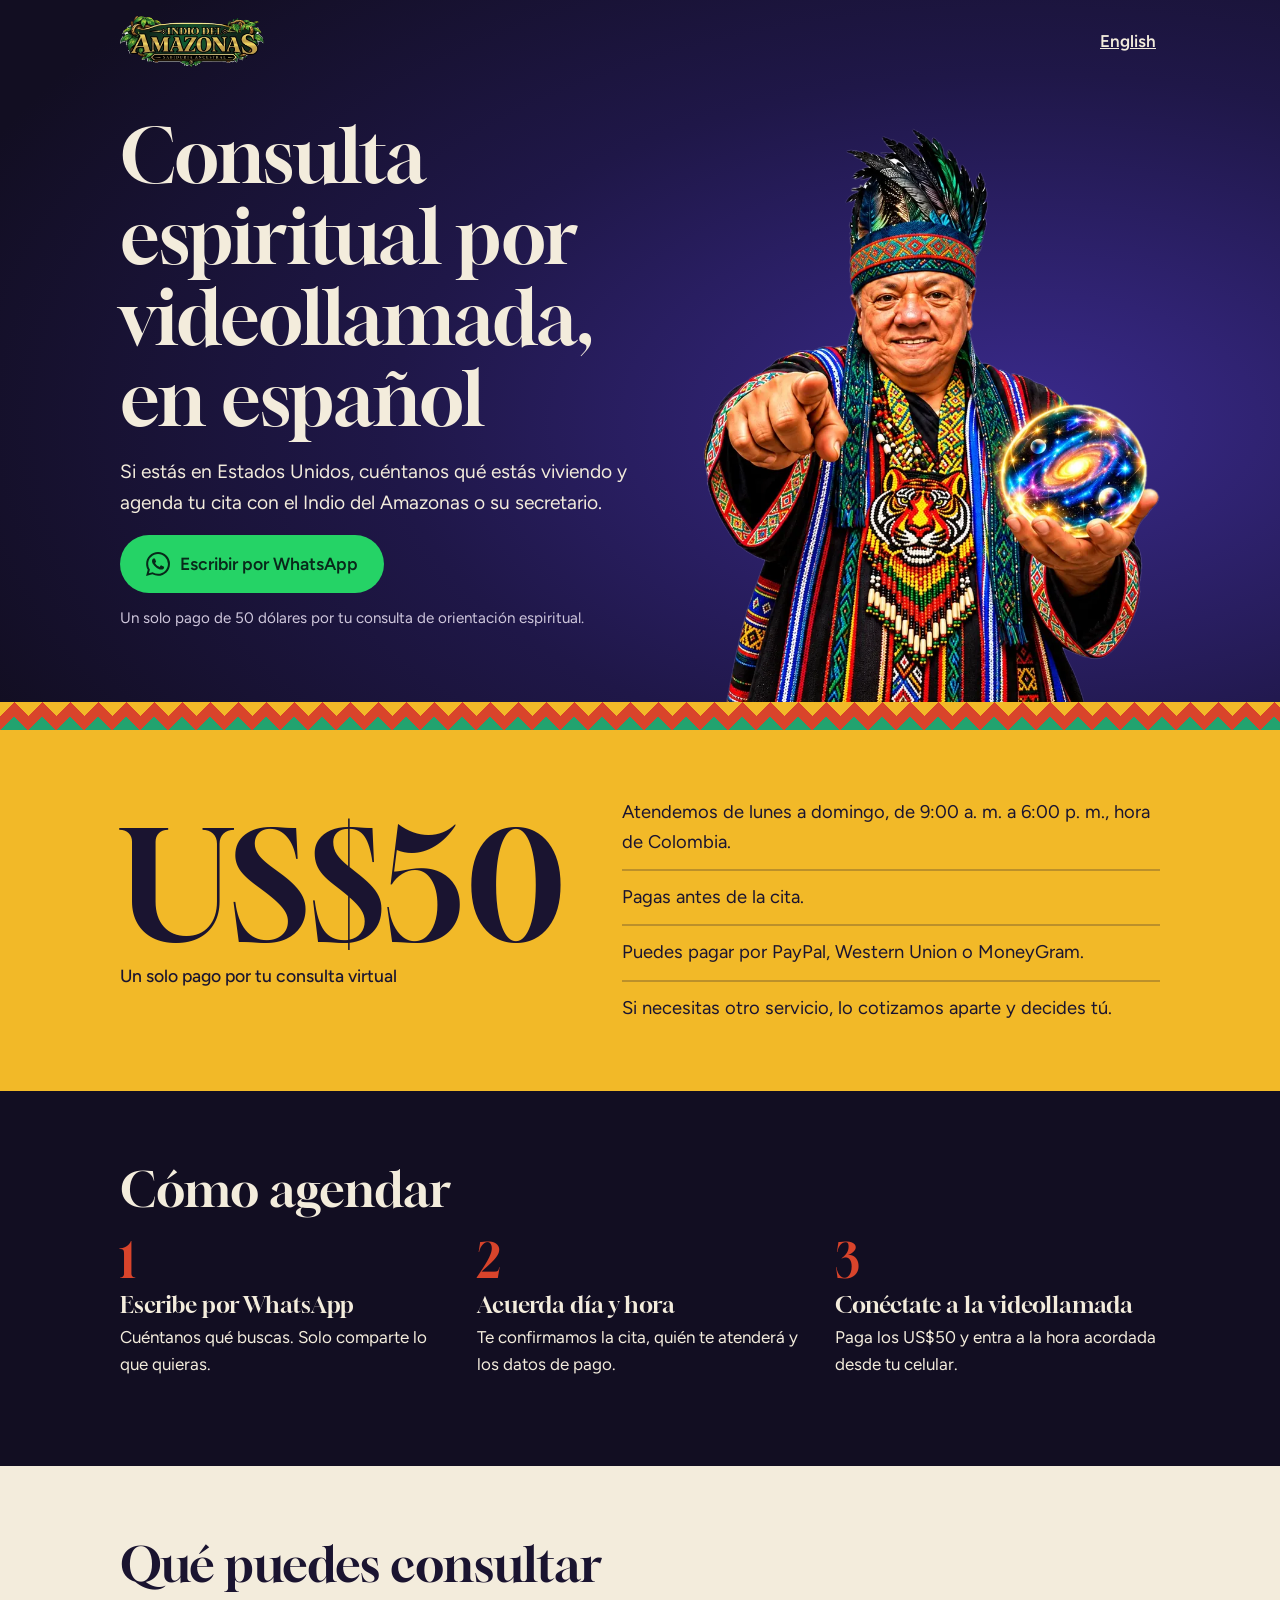
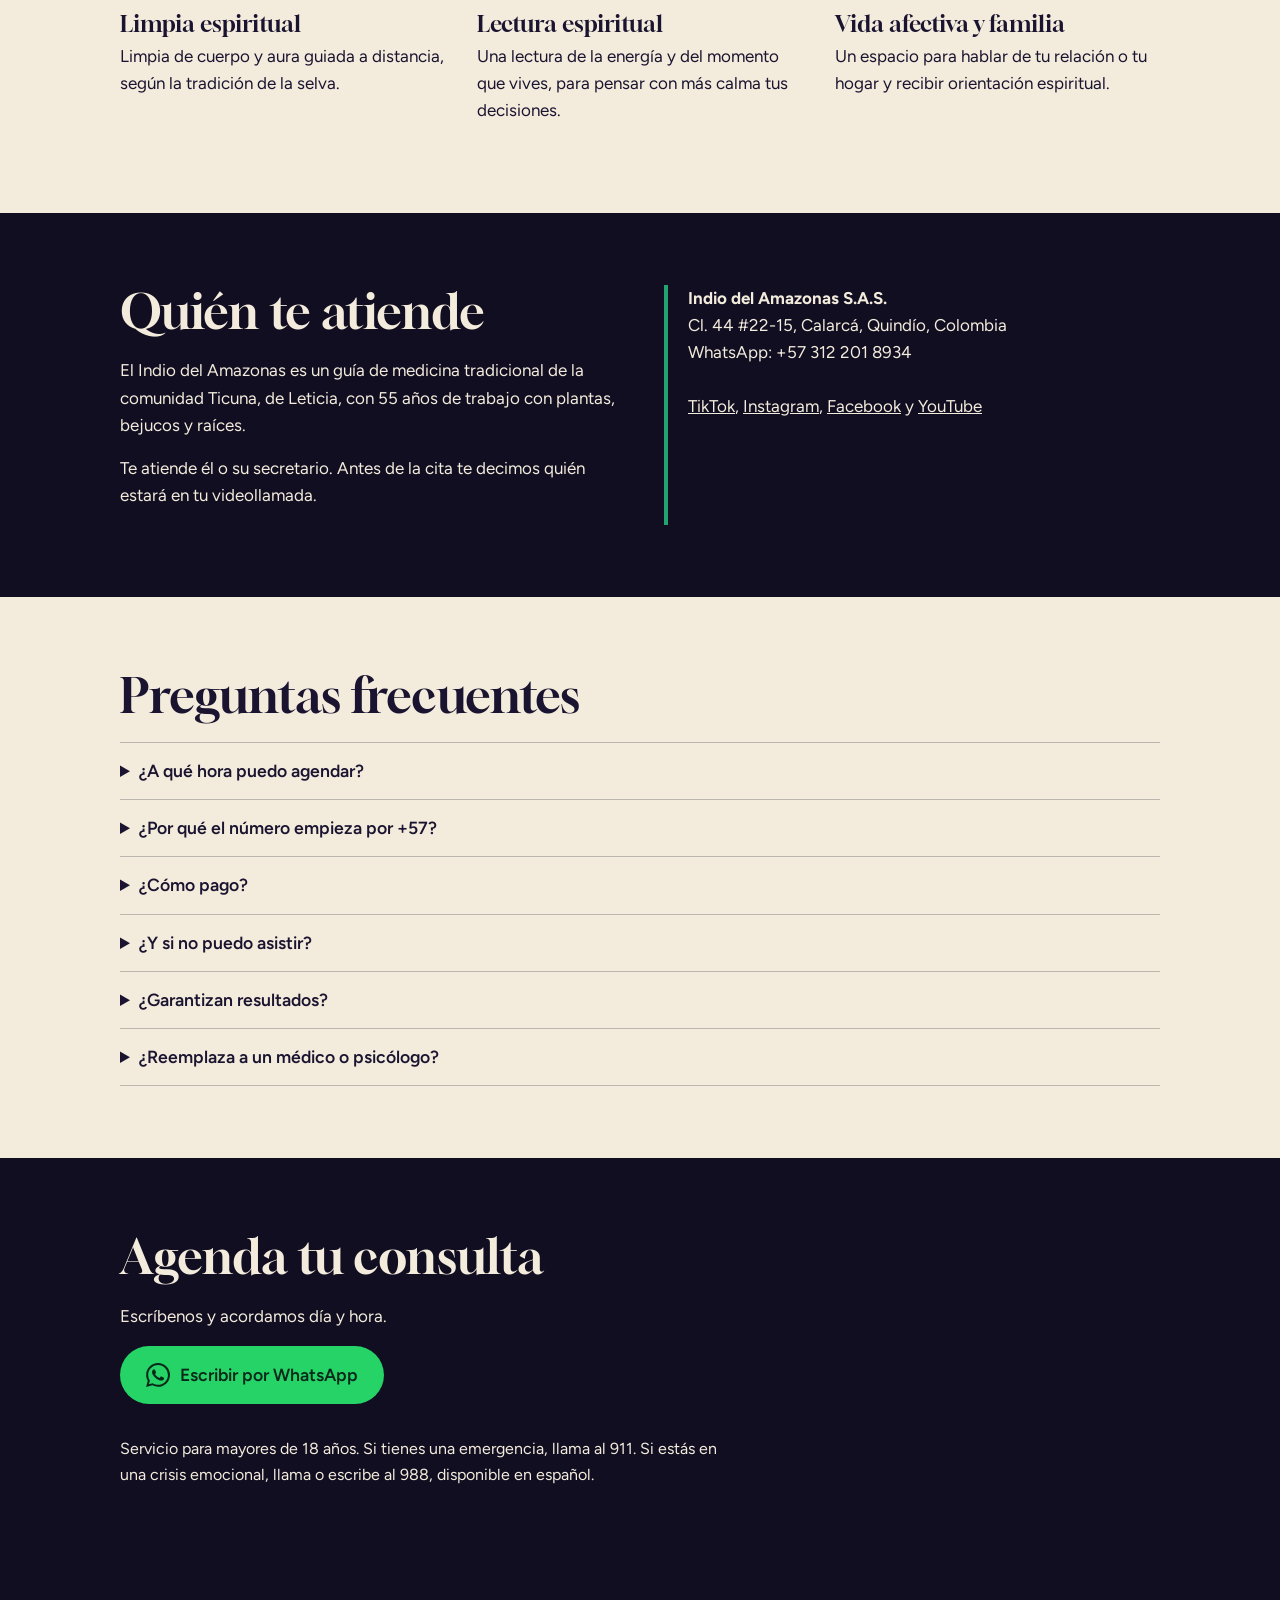
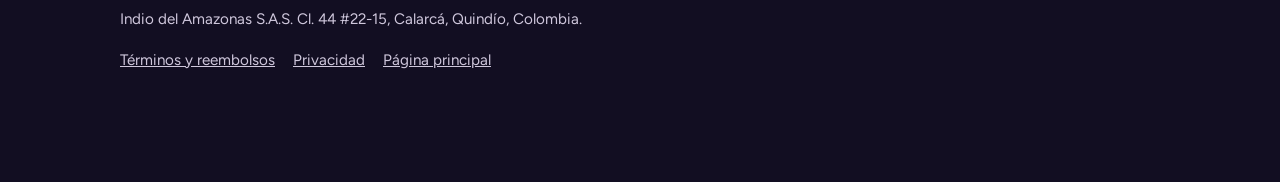
<file: consulta-virtual/index.html>
<!doctype html>
<html lang="es"><head>
<!-- Google Tag Manager -->
<script>
(function(w,d,s,l,i){
  w[l]=w[l]||[];
  w[l].push({'gtm.start':new Date().getTime(),event:'gtm.js'});
  var f=d.getElementsByTagName(s)[0],
      j=d.createElement(s),
      dl=l!='dataLayer'?'&l='+l:'';
  j.async=true;
  j.src='https://www.googletagmanager.com/gtm.js?id='+i+dl;
  f.parentNode.insertBefore(j,f);
})(window,document,'script','dataLayer','GTM-WGWQJXWX');
</script>
<!-- End Google Tag Manager -->
<meta charset="utf-8"><meta name="viewport" content="width=device-width, initial-scale=1, viewport-fit=cover"><link rel="icon" href="/favicon.ico" sizes="any"><link rel="preconnect" href="https://fonts.googleapis.com"><link rel="preconnect" href="https://fonts.gstatic.com" crossorigin><link href="https://fonts.googleapis.com/css2?family=Gloock&family=Figtree:wght@400;500;600&display=swap" rel="stylesheet"><link rel="stylesheet" href="/consulta-virtual/landing.css">
<!-- Medición de WhatsApp mediante Google Tag Manager -->
<script>
window.dataLayer = window.dataLayer || [];

document.addEventListener('click', function(e) {
    var enlace = e.target.closest &&
                 e.target.closest('a[href]');

    if (!enlace) return;

    var url = enlace.href;

    if (
        !url.includes('wa.me/') &&
        !url.includes('api.whatsapp.com/')
    ) return;

    window.dataLayer.push({
        event: 'contacto_whatsapp',
        origen: enlace.dataset.origen || 'landing_us',
        campana: 'US-G1',
        enlace_url: url
    });

}, true);
</script>
<title>Consulta espiritual por videollamada | Indio del Amazonas</title>
<meta name="description" content="Consulta espiritual en español por videollamada para personas en Estados Unidos. US$50 por 30 minutos. Agenda por WhatsApp con el Indio del Amazonas.">
<link rel="canonical" href="https://indiodelamazonas.com/consulta-virtual/">
<link rel="alternate" hreflang="es" href="https://indiodelamazonas.com/consulta-virtual/">
<link rel="alternate" hreflang="en" href="https://indiodelamazonas.com/en/virtual-consultation/">
<meta property="og:title" content="Consulta espiritual por videollamada"><meta property="og:description" content="En español, US$50 por consulta. Agenda por WhatsApp."><meta property="og:image" content="https://indiodelamazonas.com/og-image.jpg"><meta property="og:url" content="https://indiodelamazonas.com/consulta-virtual/"><meta property="og:type" content="website">
</head><body>
<!-- Google Tag Manager (noscript) -->
<noscript>
  <iframe
    src="https://www.googletagmanager.com/ns.html?id=GTM-WGWQJXWX"
    height="0"
    width="0"
    style="display:none;visibility:hidden">
  </iframe>
</noscript>
<!-- End Google Tag Manager (noscript) -->
<section class="hero"><div class="ancho">
<header class="cabecera"><a href="/"><img src="/consulta-virtual/logo.webp" alt="Indio del Amazonas" width="520" height="188"></a><a class="idioma" href="/en/virtual-consultation/" lang="en" hreflang="en">English</a></header>
<div class="hero-grid">
<div class="hero-txt">
<h1>Consulta espiritual por videollamada, en español</h1>
<p class="lead">Si estás en Estados Unidos, cuéntanos qué estás viviendo y agenda tu cita con el Indio del Amazonas o su secretario.</p>
<a class="btn btn-wa" data-origen="hero" href="https://wa.me/573122018934?text=Hola%2C%20quiero%20agendar%20una%20consulta%20virtual.%20(US-G1)" target="_blank" rel="noopener"><svg viewBox="0 0 24 24" aria-hidden="true" focusable="false"><path d="M17.472 14.382c-.297-.149-1.758-.867-2.03-.967-.273-.099-.471-.148-.67.15-.197.297-.767.966-.94 1.164-.173.199-.347.223-.644.075-.297-.15-1.255-.463-2.39-1.475-.883-.788-1.48-1.761-1.653-2.059-.173-.297-.018-.458.13-.606.134-.133.298-.347.446-.52.149-.174.198-.298.298-.497.099-.198.05-.371-.025-.52-.075-.149-.669-1.612-.916-2.207-.242-.579-.487-.5-.669-.51-.173-.008-.371-.01-.57-.01-.198 0-.52.074-.792.372-.272.297-1.04 1.016-1.04 2.479 0 1.462 1.065 2.875 1.213 3.074.149.198 2.096 3.2 5.077 4.487.709.306 1.262.489 1.694.625.712.227 1.36.195 1.871.118.571-.085 1.758-.719 2.006-1.413.248-.694.248-1.289.173-1.413-.074-.124-.272-.198-.57-.347m-5.421 7.403h-.004a9.87 9.87 0 01-5.031-1.378l-.361-.214-3.741.982.998-3.648-.235-.374a9.86 9.86 0 01-1.51-5.26c.001-5.45 4.436-9.884 9.888-9.884 2.64 0 5.122 1.03 6.988 2.898a9.825 9.825 0 012.893 6.994c-.003 5.45-4.437 9.884-9.885 9.884m8.413-18.297A11.815 11.815 0 0012.05 0C5.495 0 .16 5.335.157 11.892c0 2.096.547 4.142 1.588 5.945L.057 24l6.305-1.654a11.882 11.882 0 005.683 1.448h.005c6.554 0 11.89-5.335 11.893-11.893a11.821 11.821 0 00-3.48-8.413Z"/></svg><span>Escribir por WhatsApp</span></a>
<p class="bajo-btn">Un solo pago de 50 dólares por tu consulta de orientación espiritual.</p>
</div>
<div class="hero-img"><img src="/consulta-virtual/indio.webp" alt="El Indio del Amazonas con tocado de plumas y collar de chaquira, señalando al frente y sosteniendo una esfera con la imagen de una galaxia" width="760" height="955" fetchpriority="high"></div>
</div></div></section>
<div class="chaquira" aria-hidden="true"></div>
<main>
<section class="precio" aria-label="Precio"><div class="ancho precio-grid">
<p class="cifra">US$50<small>Un solo pago por tu consulta virtual</small></p>
<ul><li>Atendemos de lunes a domingo, de 9:00 a. m. a 6:00 p. m., hora de Colombia.</li><li>Pagas antes de la cita.</li><li>Puedes pagar por PayPal, Western Union o MoneyGram.</li><li>Si necesitas otro servicio, lo cotizamos aparte y decides tú.</li></ul>
</div></section>
<section class="seccion"><div class="ancho"><h2>Cómo agendar</h2>
<ol class="pasos">
<li><h3>Escribe por WhatsApp</h3><p>Cuéntanos qué buscas. Solo comparte lo que quieras.</p></li>
<li><h3>Acuerda día y hora</h3><p>Te confirmamos la cita, quién te atenderá y los datos de pago.</p></li>
<li><h3>Conéctate a la videollamada</h3><p>Paga los US$50 y entra a la hora acordada desde tu celular.</p></li>
</ol></div></section>
<section class="seccion claro"><div class="ancho"><h2>Qué puedes consultar</h2>
<div class="temas">
<article><h3>Limpia espiritual</h3><p>Limpia de cuerpo y aura guiada a distancia, según la tradición de la selva.</p></article>
<article><h3>Lectura espiritual</h3><p>Una lectura de la energía y del momento que vives, para pensar con más calma tus decisiones.</p></article>
<article><h3>Vida afectiva y familia</h3><p>Un espacio para hablar de tu relación o tu hogar y recibir orientación espiritual.</p></article>
</div></div></section>
<section class="seccion"><div class="ancho quien">
<div><h2>Quién te atiende</h2>
<p>El Indio del Amazonas es un guía de medicina tradicional de la comunidad Ticuna, de Leticia, con 55 años de trabajo con plantas, bejucos y raíces.</p>
<p>Te atiende él o su secretario. Antes de la cita te decimos quién estará en tu videollamada.</p></div>
<address class="ficha"><strong>Indio del Amazonas S.A.S.</strong>Cl. 44 #22-15, Calarcá, Quindío, Colombia<br>WhatsApp: +57 312 201 8934<br><br>
<a href="https://www.tiktok.com/@indiodelamazonasoficial" target="_blank" rel="noopener">TikTok</a>, <a href="https://www.instagram.com/indiodelamazonasoficial" target="_blank" rel="noopener">Instagram</a>, <a href="https://www.facebook.com/indiodelamazonasoficial" target="_blank" rel="noopener">Facebook</a> y <a href="https://www.youtube.com/@indiodelamazonas" target="_blank" rel="noopener">YouTube</a></address>
</div></section>
<section class="seccion claro"><div class="ancho"><h2>Preguntas frecuentes</h2>
<details><summary>¿A qué hora puedo agendar?</summary><p>De lunes a domingo, entre las 9:00 a. m. y las 6:00 p. m., hora de Colombia. Al agendar te confirmamos la hora en tu ciudad.</p></details>
<details><summary>¿Por qué el número empieza por +57?</summary><p>Es el código de Colombia, donde estamos. Si escribes por WhatsApp con internet, el mensaje no se cobra como llamada internacional.</p></details>
<details><summary>¿Cómo pago?</summary><p>Por PayPal, Western Union o MoneyGram. Te enviamos los datos por WhatsApp cuando la cita esté acordada. Las comisiones del envío las paga quien envía.</p></details>
<details><summary>¿Y si no puedo asistir?</summary><p>Si avisas con 24 horas de anticipación, puedes cambiar la fecha o pedir la devolución. Consulta los <a href="/consulta-virtual/terminos/">términos y reembolsos</a>.</p></details>
<details><summary>¿Garantizan resultados?</summary><p>No. Cada experiencia es personal y no prometemos un resultado específico.</p></details>
<details><summary>¿Reemplaza a un médico o psicólogo?</summary><p>No. Es un acompañamiento espiritual y de bienestar. No diagnostica ni trata enfermedades. No dejes ningún tratamiento médico por esta consulta.</p></details>
</div></section>
<section class="seccion cierre"><div class="ancho"><h2>Agenda tu consulta</h2><p>Escríbenos y acordamos día y hora.</p>
<a class="btn btn-wa" data-origen="cierre" href="https://wa.me/573122018934?text=Hola%2C%20quiero%20agendar%20una%20consulta%20virtual.%20(US-G1)" target="_blank" rel="noopener"><svg viewBox="0 0 24 24" aria-hidden="true" focusable="false"><path d="M17.472 14.382c-.297-.149-1.758-.867-2.03-.967-.273-.099-.471-.148-.67.15-.197.297-.767.966-.94 1.164-.173.199-.347.223-.644.075-.297-.15-1.255-.463-2.39-1.475-.883-.788-1.48-1.761-1.653-2.059-.173-.297-.018-.458.13-.606.134-.133.298-.347.446-.52.149-.174.198-.298.298-.497.099-.198.05-.371-.025-.52-.075-.149-.669-1.612-.916-2.207-.242-.579-.487-.5-.669-.51-.173-.008-.371-.01-.57-.01-.198 0-.52.074-.792.372-.272.297-1.04 1.016-1.04 2.479 0 1.462 1.065 2.875 1.213 3.074.149.198 2.096 3.2 5.077 4.487.709.306 1.262.489 1.694.625.712.227 1.36.195 1.871.118.571-.085 1.758-.719 2.006-1.413.248-.694.248-1.289.173-1.413-.074-.124-.272-.198-.57-.347m-5.421 7.403h-.004a9.87 9.87 0 01-5.031-1.378l-.361-.214-3.741.982.998-3.648-.235-.374a9.86 9.86 0 01-1.51-5.26c.001-5.45 4.436-9.884 9.888-9.884 2.64 0 5.122 1.03 6.988 2.898a9.825 9.825 0 012.893 6.994c-.003 5.45-4.437 9.884-9.885 9.884m8.413-18.297A11.815 11.815 0 0012.05 0C5.495 0 .16 5.335.157 11.892c0 2.096.547 4.142 1.588 5.945L.057 24l6.305-1.654a11.882 11.882 0 005.683 1.448h.005c6.554 0 11.89-5.335 11.893-11.893a11.821 11.821 0 00-3.48-8.413Z"/></svg><span>Escribir por WhatsApp</span></a>
<p class="aviso" style="margin-top:2rem">Servicio para mayores de 18 años. Si tienes una emergencia, llama al 911. Si estás en una crisis emocional, llama o escribe al 988, disponible en español.</p></div></section>
</main>
<footer><div class="ancho"><p>Indio del Amazonas S.A.S. Cl. 44 #22-15, Calarcá, Quindío, Colombia.</p><a href="/consulta-virtual/terminos/">Términos y reembolsos</a><a href="/privacidad/">Privacidad</a><a href="/">Página principal</a></div></footer>
<div class="fijo"><a class="btn btn-wa" data-origen="fijo_movil" href="https://wa.me/573122018934?text=Hola%2C%20quiero%20agendar%20una%20consulta%20virtual.%20(US-G1)" target="_blank" rel="noopener"><svg viewBox="0 0 24 24" aria-hidden="true" focusable="false"><path d="M17.472 14.382c-.297-.149-1.758-.867-2.03-.967-.273-.099-.471-.148-.67.15-.197.297-.767.966-.94 1.164-.173.199-.347.223-.644.075-.297-.15-1.255-.463-2.39-1.475-.883-.788-1.48-1.761-1.653-2.059-.173-.297-.018-.458.13-.606.134-.133.298-.347.446-.52.149-.174.198-.298.298-.497.099-.198.05-.371-.025-.52-.075-.149-.669-1.612-.916-2.207-.242-.579-.487-.5-.669-.51-.173-.008-.371-.01-.57-.01-.198 0-.52.074-.792.372-.272.297-1.04 1.016-1.04 2.479 0 1.462 1.065 2.875 1.213 3.074.149.198 2.096 3.2 5.077 4.487.709.306 1.262.489 1.694.625.712.227 1.36.195 1.871.118.571-.085 1.758-.719 2.006-1.413.248-.694.248-1.289.173-1.413-.074-.124-.272-.198-.57-.347m-5.421 7.403h-.004a9.87 9.87 0 01-5.031-1.378l-.361-.214-3.741.982.998-3.648-.235-.374a9.86 9.86 0 01-1.51-5.26c.001-5.45 4.436-9.884 9.888-9.884 2.64 0 5.122 1.03 6.988 2.898a9.825 9.825 0 012.893 6.994c-.003 5.45-4.437 9.884-9.885 9.884m8.413-18.297A11.815 11.815 0 0012.05 0C5.495 0 .16 5.335.157 11.892c0 2.096.547 4.142 1.588 5.945L.057 24l6.305-1.654a11.882 11.882 0 005.683 1.448h.005c6.554 0 11.89-5.335 11.893-11.893a11.821 11.821 0 00-3.48-8.413Z"/></svg><span>Escribir por WhatsApp</span></a></div>
</body></html>
</file>
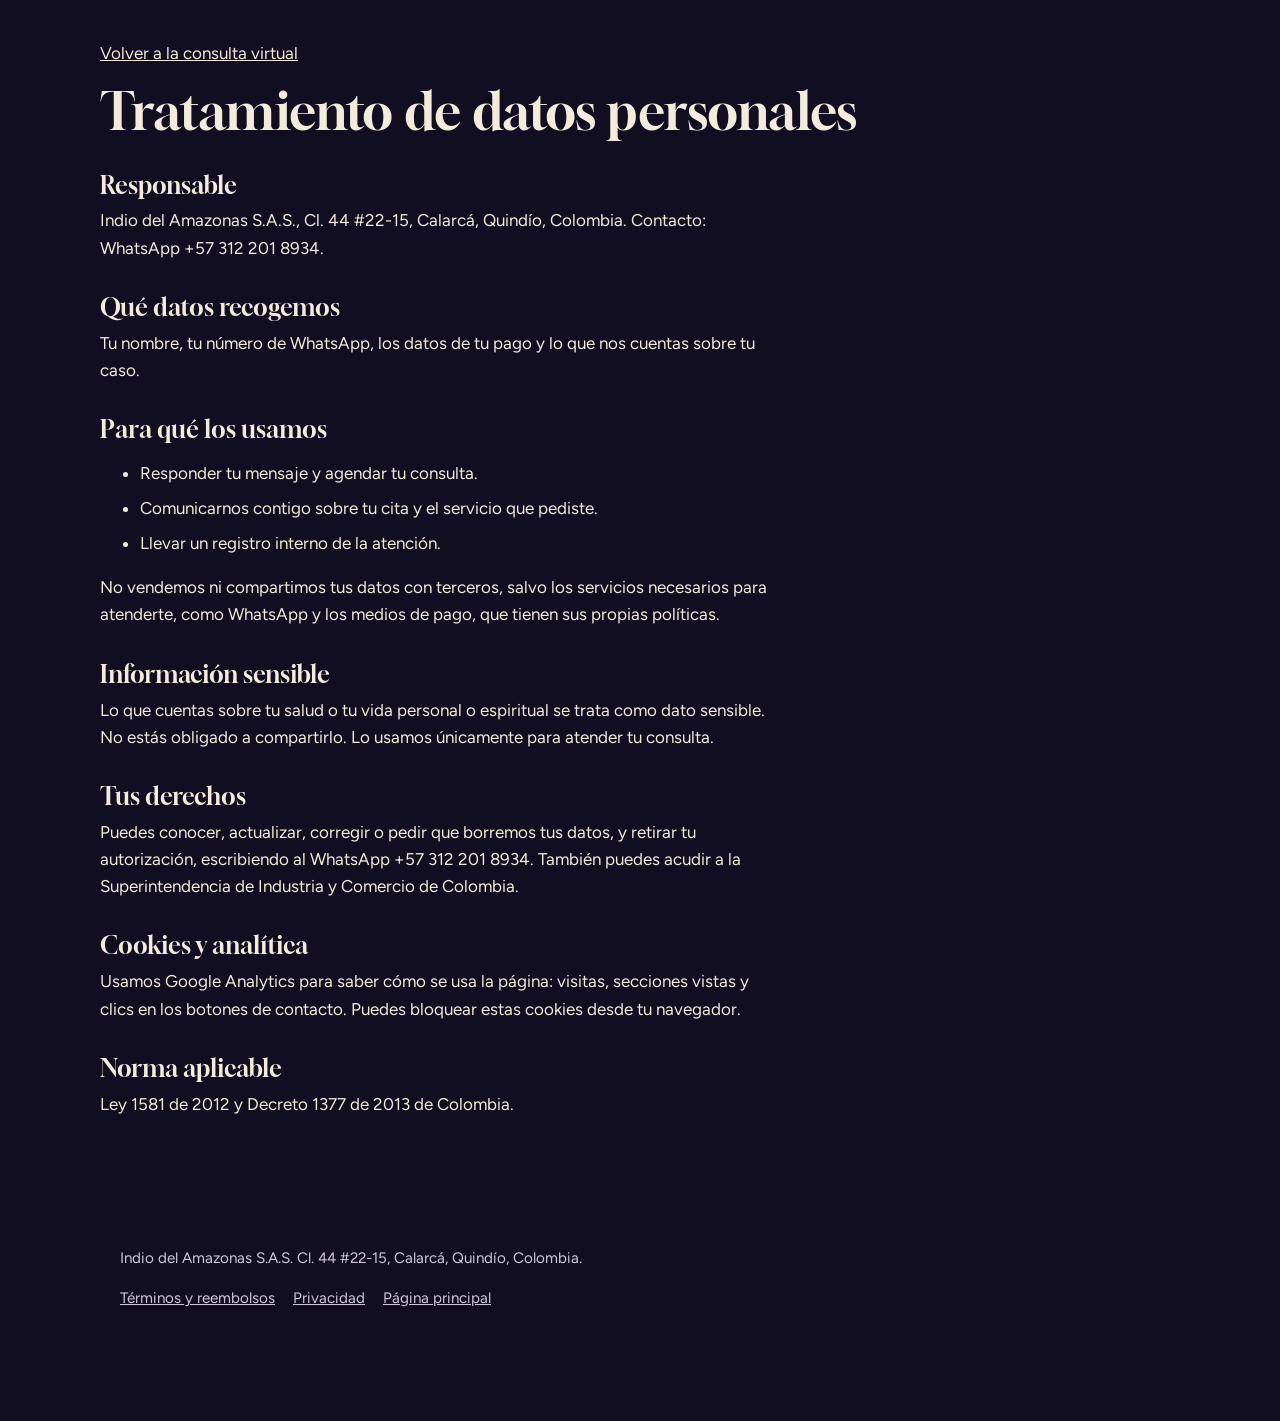
<file: privacidad/index.html>
<!doctype html>
<html lang="es"><head><meta charset="utf-8"><meta name="viewport" content="width=device-width, initial-scale=1, viewport-fit=cover"><link rel="icon" href="/favicon.ico" sizes="any"><link rel="preconnect" href="https://fonts.googleapis.com"><link rel="preconnect" href="https://fonts.gstatic.com" crossorigin><link href="https://fonts.googleapis.com/css2?family=Gloock&family=Figtree:wght@400;500;600&display=swap" rel="stylesheet"><link rel="stylesheet" href="/consulta-virtual/landing.css">
<title>Privacidad | Indio del Amazonas</title><meta name="robots" content="noindex,follow"></head><body>
<main class="ancho legal"><p><a href="/consulta-virtual/">Volver a la consulta virtual</a></p>
<h1>Tratamiento de datos personales</h1>
<h2>Responsable</h2><p>Indio del Amazonas S.A.S., Cl. 44 #22-15, Calarcá, Quindío, Colombia. Contacto: WhatsApp +57 312 201 8934.</p>
<h2>Qué datos recogemos</h2><p>Tu nombre, tu número de WhatsApp, los datos de tu pago y lo que nos cuentas sobre tu caso.</p>
<h2>Para qué los usamos</h2><ul><li>Responder tu mensaje y agendar tu consulta.</li><li>Comunicarnos contigo sobre tu cita y el servicio que pediste.</li><li>Llevar un registro interno de la atención.</li></ul>
<p>No vendemos ni compartimos tus datos con terceros, salvo los servicios necesarios para atenderte, como WhatsApp y los medios de pago, que tienen sus propias políticas.</p>
<h2>Información sensible</h2><p>Lo que cuentas sobre tu salud o tu vida personal o espiritual se trata como dato sensible. No estás obligado a compartirlo. Lo usamos únicamente para atender tu consulta.</p>
<h2>Tus derechos</h2><p>Puedes conocer, actualizar, corregir o pedir que borremos tus datos, y retirar tu autorización, escribiendo al WhatsApp +57 312 201 8934. También puedes acudir a la Superintendencia de Industria y Comercio de Colombia.</p>
<h2>Cookies y analítica</h2><p>Usamos Google Analytics para saber cómo se usa la página: visitas, secciones vistas y clics en los botones de contacto. Puedes bloquear estas cookies desde tu navegador.</p>
<h2>Norma aplicable</h2><p>Ley 1581 de 2012 y Decreto 1377 de 2013 de Colombia.</p>
</main><footer><div class="ancho"><p>Indio del Amazonas S.A.S. Cl. 44 #22-15, Calarcá, Quindío, Colombia.</p><a href="/consulta-virtual/terminos/">Términos y reembolsos</a><a href="/privacidad/">Privacidad</a><a href="/">Página principal</a></div></footer></body></html>
</file>
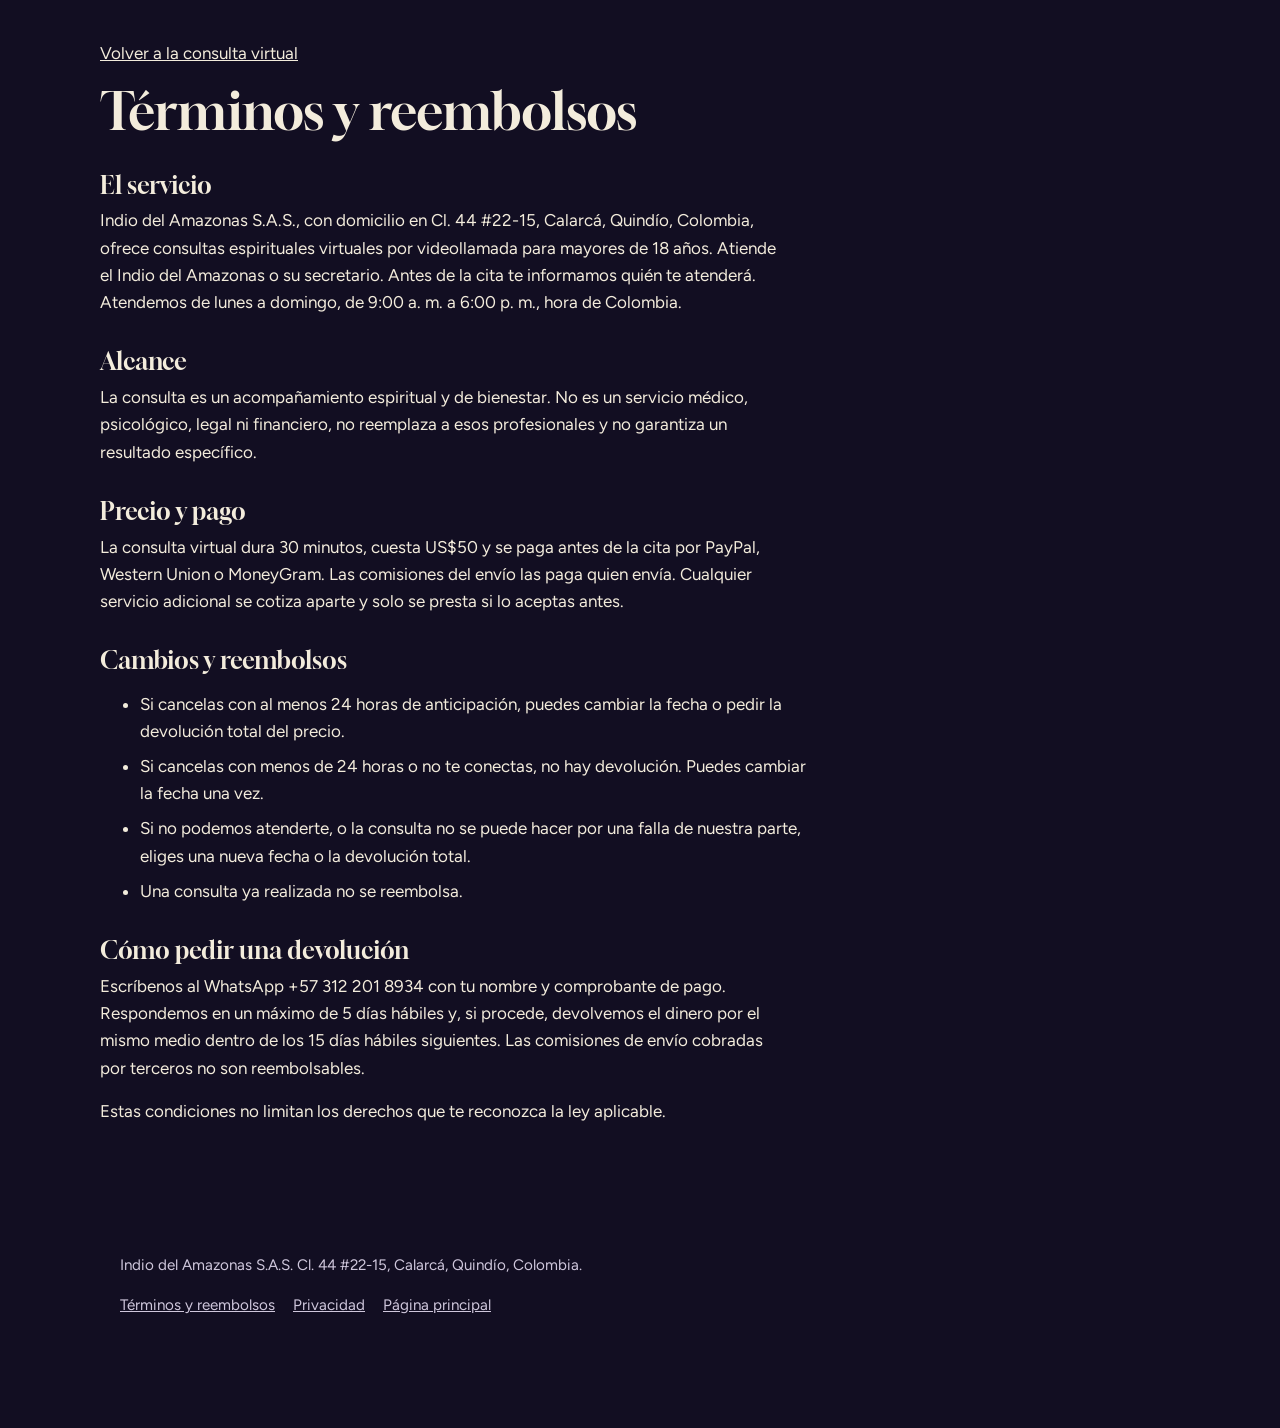
<file: consulta-virtual/terminos/index.html>
<!doctype html>
<html lang="es"><head><meta charset="utf-8"><meta name="viewport" content="width=device-width, initial-scale=1, viewport-fit=cover"><link rel="icon" href="/favicon.ico" sizes="any"><link rel="preconnect" href="https://fonts.googleapis.com"><link rel="preconnect" href="https://fonts.gstatic.com" crossorigin><link href="https://fonts.googleapis.com/css2?family=Gloock&family=Figtree:wght@400;500;600&display=swap" rel="stylesheet"><link rel="stylesheet" href="/consulta-virtual/landing.css">
<title>Términos y reembolsos | Indio del Amazonas</title><meta name="robots" content="noindex,follow"></head><body>
<main class="ancho legal"><p><a href="/consulta-virtual/">Volver a la consulta virtual</a></p>
<h1>Términos y reembolsos</h1>
<h2>El servicio</h2><p>Indio del Amazonas S.A.S., con domicilio en Cl. 44 #22-15, Calarcá, Quindío, Colombia, ofrece consultas espirituales virtuales por videollamada para mayores de 18 años. Atiende el Indio del Amazonas o su secretario. Antes de la cita te informamos quién te atenderá. Atendemos de lunes a domingo, de 9:00 a. m. a 6:00 p. m., hora de Colombia.</p>
<h2>Alcance</h2><p>La consulta es un acompañamiento espiritual y de bienestar. No es un servicio médico, psicológico, legal ni financiero, no reemplaza a esos profesionales y no garantiza un resultado específico.</p>
<h2>Precio y pago</h2><p>La consulta virtual dura 30 minutos, cuesta US$50 y se paga antes de la cita por PayPal, Western Union o MoneyGram. Las comisiones del envío las paga quien envía. Cualquier servicio adicional se cotiza aparte y solo se presta si lo aceptas antes.</p>
<h2>Cambios y reembolsos</h2><ul>
<li>Si cancelas con al menos 24 horas de anticipación, puedes cambiar la fecha o pedir la devolución total del precio.</li>
<li>Si cancelas con menos de 24 horas o no te conectas, no hay devolución. Puedes cambiar la fecha una vez.</li>
<li>Si no podemos atenderte, o la consulta no se puede hacer por una falla de nuestra parte, eliges una nueva fecha o la devolución total.</li>
<li>Una consulta ya realizada no se reembolsa.</li></ul>
<h2>Cómo pedir una devolución</h2><p>Escríbenos al WhatsApp +57 312 201 8934 con tu nombre y comprobante de pago. Respondemos en un máximo de 5 días hábiles y, si procede, devolvemos el dinero por el mismo medio dentro de los 15 días hábiles siguientes. Las comisiones de envío cobradas por terceros no son reembolsables.</p>
<p>Estas condiciones no limitan los derechos que te reconozca la ley aplicable.</p>
</main><footer><div class="ancho"><p>Indio del Amazonas S.A.S. Cl. 44 #22-15, Calarcá, Quindío, Colombia.</p><a href="/consulta-virtual/terminos/">Términos y reembolsos</a><a href="/privacidad/">Privacidad</a><a href="/">Página principal</a></div></footer></body></html>
</file>
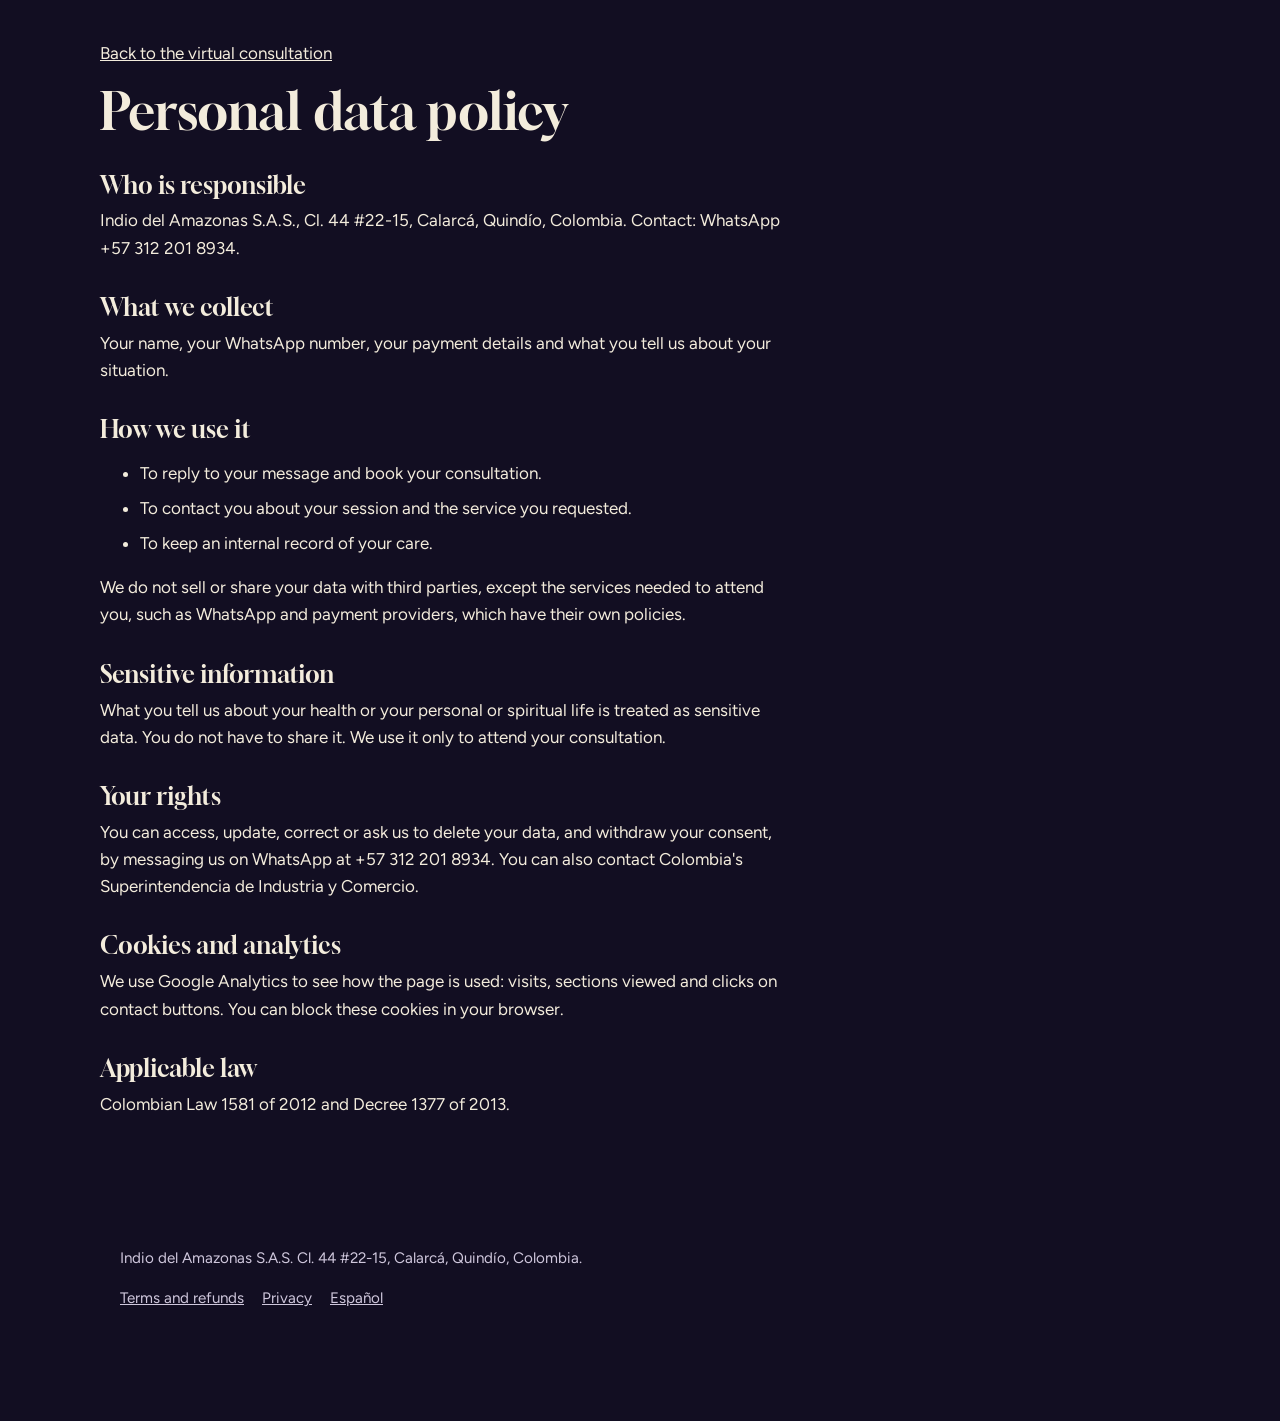
<file: en/privacy/index.html>
<!doctype html>
<html lang="en"><head><meta charset="utf-8"><meta name="viewport" content="width=device-width, initial-scale=1, viewport-fit=cover"><link rel="icon" href="/favicon.ico" sizes="any"><link rel="preconnect" href="https://fonts.googleapis.com"><link rel="preconnect" href="https://fonts.gstatic.com" crossorigin><link href="https://fonts.googleapis.com/css2?family=Gloock&family=Figtree:wght@400;500;600&display=swap" rel="stylesheet"><link rel="stylesheet" href="/consulta-virtual/landing.css">
<title>Privacy | Indio del Amazonas</title><meta name="robots" content="noindex,follow"></head><body>
<main class="ancho legal"><p><a href="/en/virtual-consultation/">Back to the virtual consultation</a></p>
<h1>Personal data policy</h1>
<h2>Who is responsible</h2><p>Indio del Amazonas S.A.S., Cl. 44 #22-15, Calarcá, Quindío, Colombia. Contact: WhatsApp +57 312 201 8934.</p>
<h2>What we collect</h2><p>Your name, your WhatsApp number, your payment details and what you tell us about your situation.</p>
<h2>How we use it</h2><ul><li>To reply to your message and book your consultation.</li><li>To contact you about your session and the service you requested.</li><li>To keep an internal record of your care.</li></ul>
<p>We do not sell or share your data with third parties, except the services needed to attend you, such as WhatsApp and payment providers, which have their own policies.</p>
<h2>Sensitive information</h2><p>What you tell us about your health or your personal or spiritual life is treated as sensitive data. You do not have to share it. We use it only to attend your consultation.</p>
<h2>Your rights</h2><p>You can access, update, correct or ask us to delete your data, and withdraw your consent, by messaging us on WhatsApp at +57 312 201 8934. You can also contact Colombia's Superintendencia de Industria y Comercio.</p>
<h2>Cookies and analytics</h2><p>We use Google Analytics to see how the page is used: visits, sections viewed and clicks on contact buttons. You can block these cookies in your browser.</p>
<h2>Applicable law</h2><p>Colombian Law 1581 of 2012 and Decree 1377 of 2013.</p>
</main><footer><div class="ancho"><p>Indio del Amazonas S.A.S. Cl. 44 #22-15, Calarcá, Quindío, Colombia.</p><a href="/en/virtual-consultation/terms/">Terms and refunds</a><a href="/en/privacy/">Privacy</a><a href="/consulta-virtual/" lang="es" hreflang="es">Español</a></div></footer></body></html>
</file>
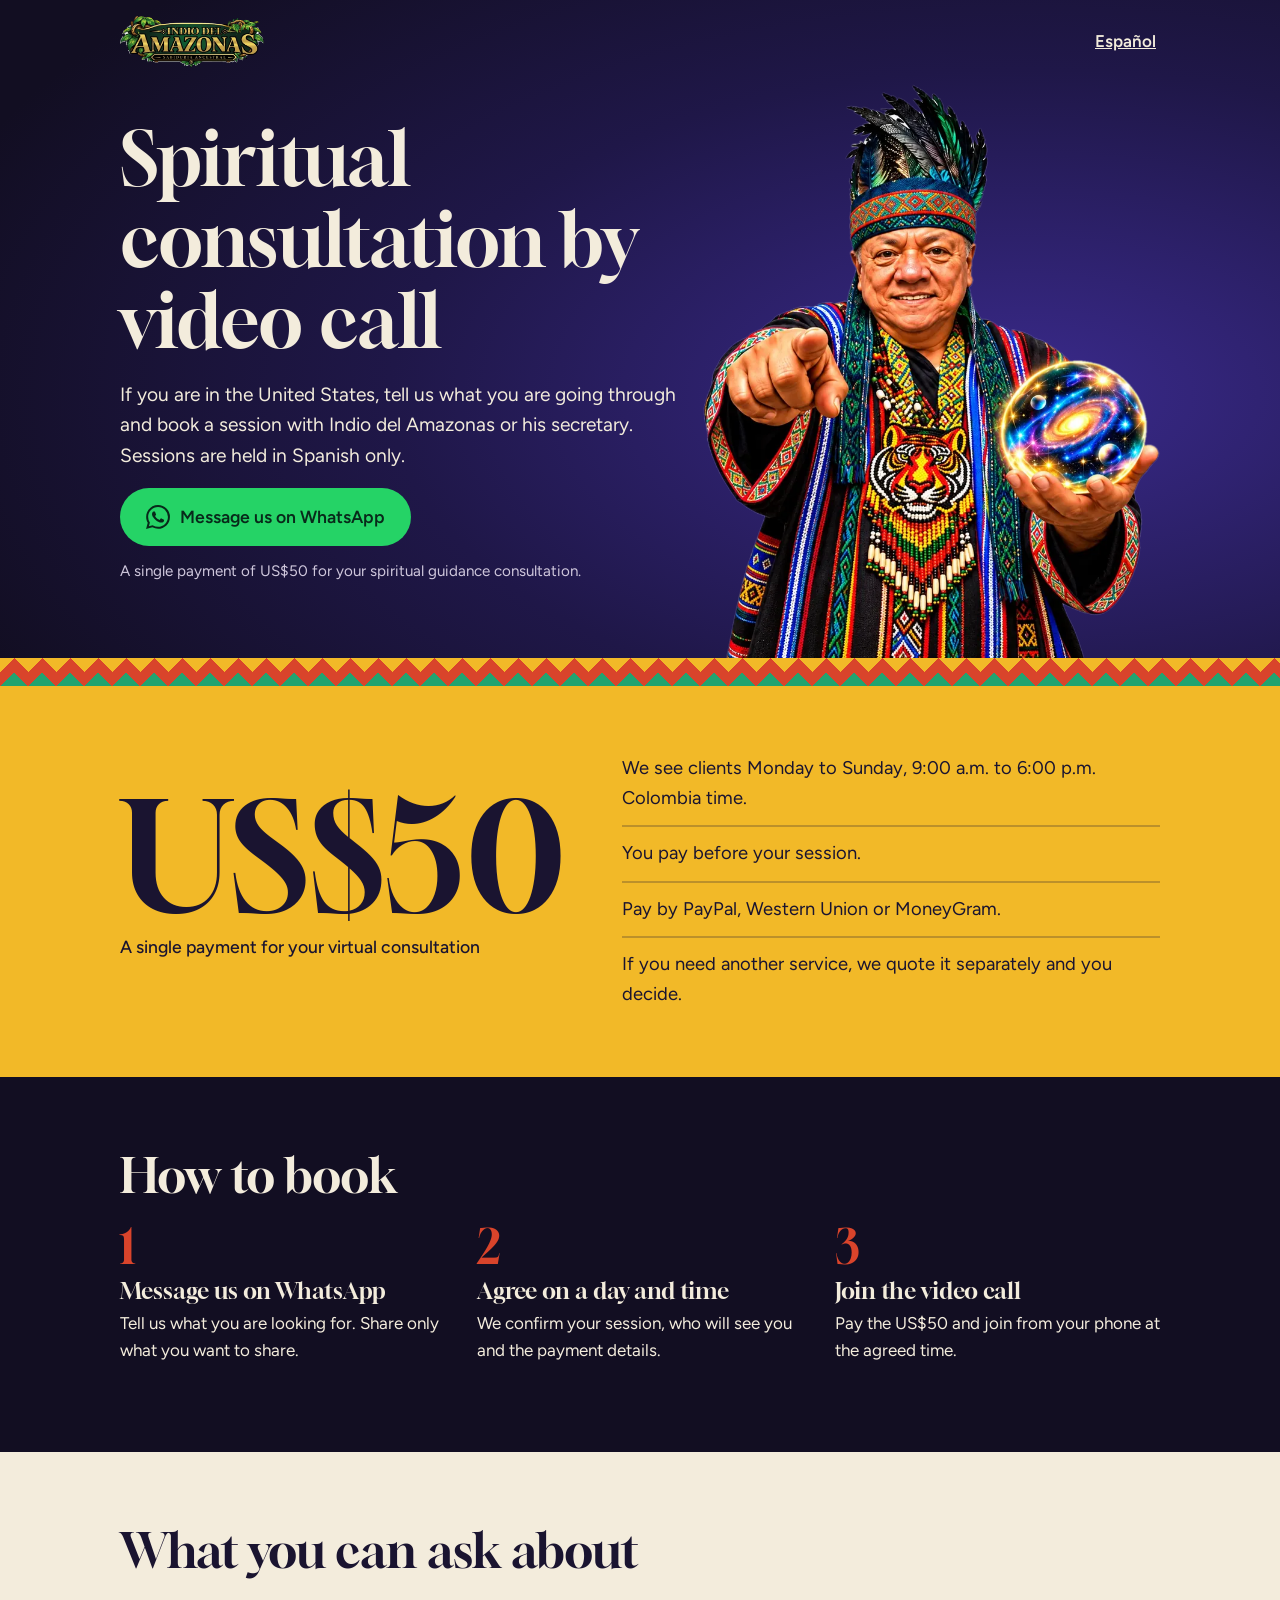
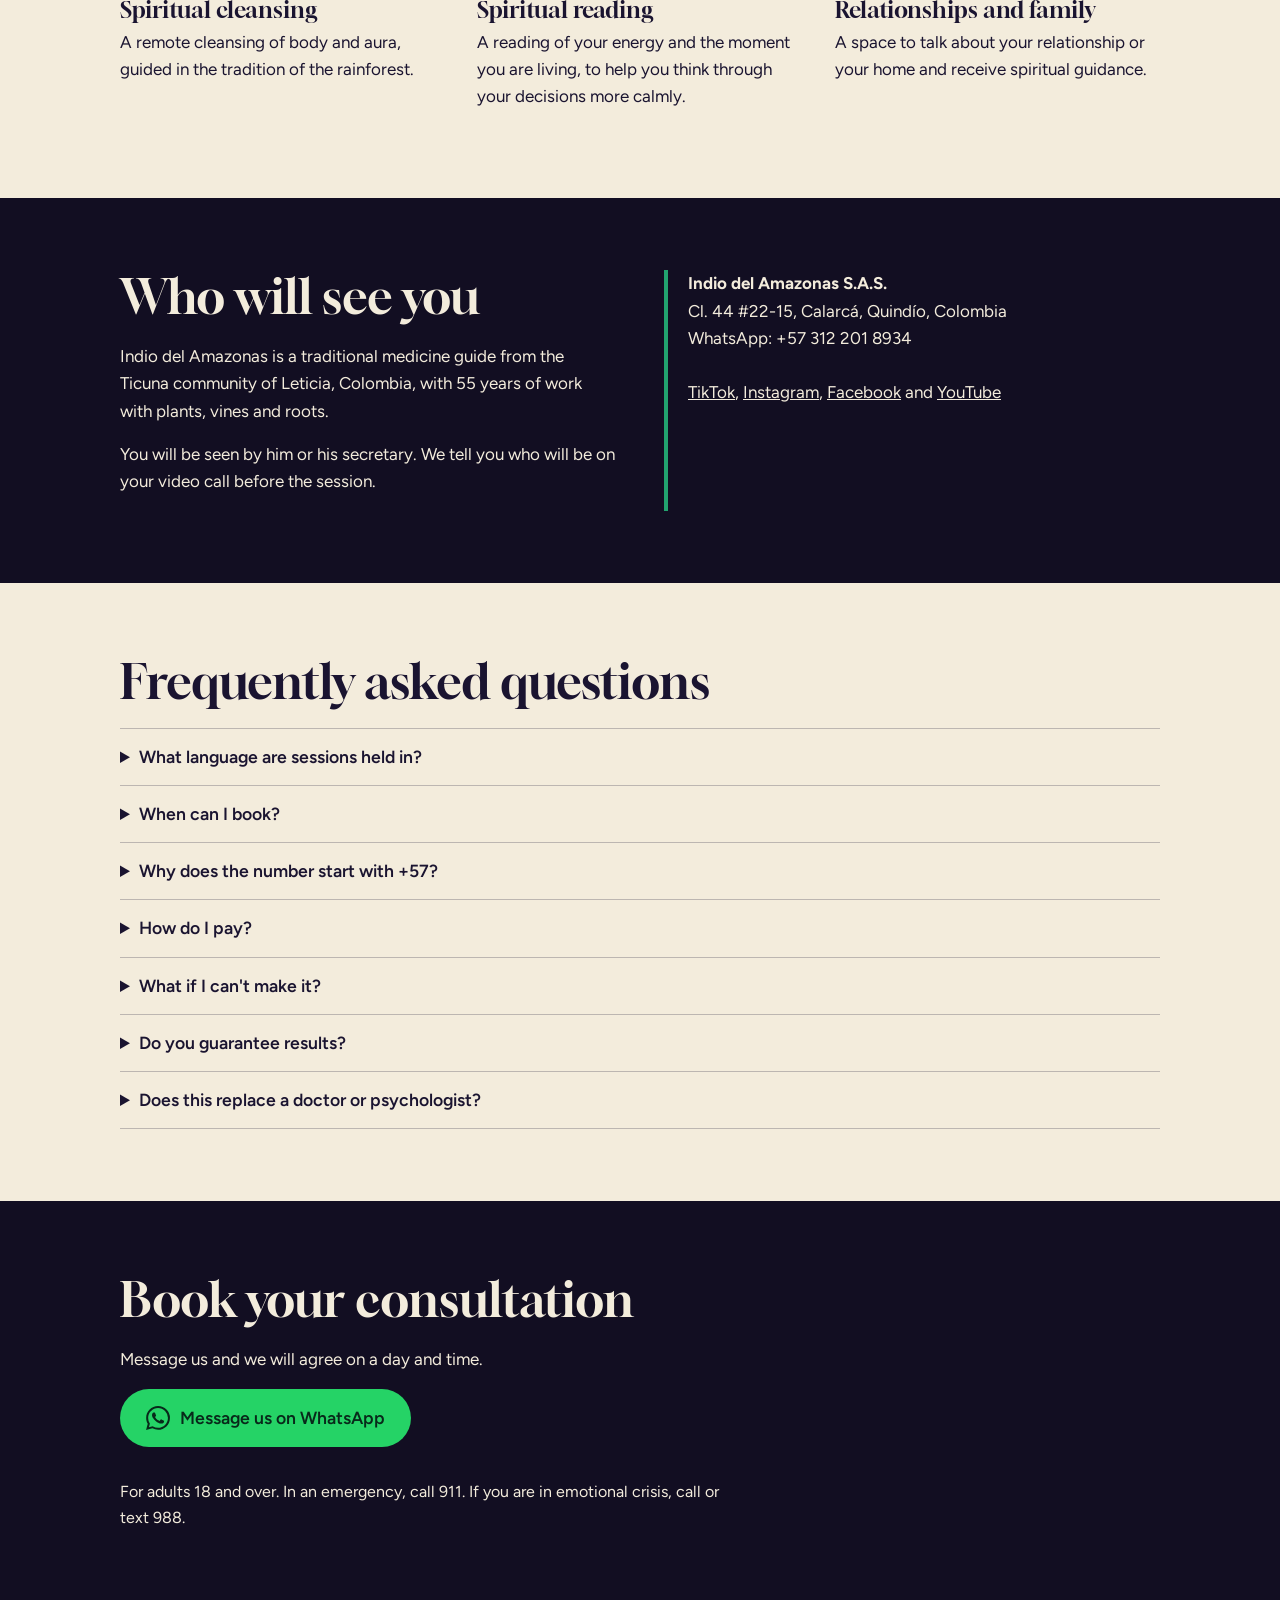
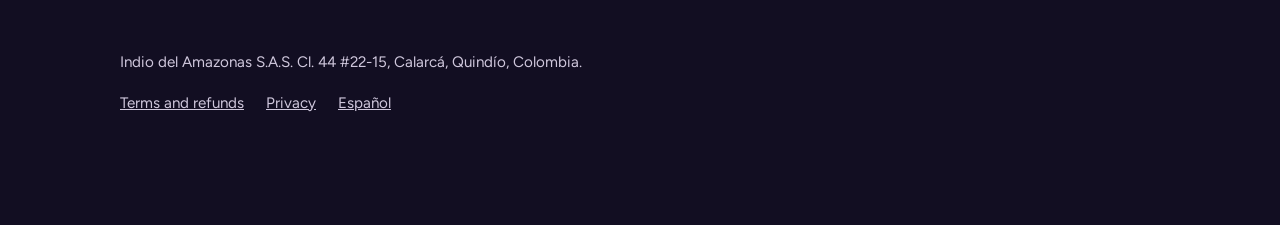
<file: en/virtual-consultation/index.html>
<!doctype html>
<html lang="en">
<head>
<meta charset="utf-8">
<meta name="viewport" content="width=device-width, initial-scale=1, viewport-fit=cover">

<link rel="icon" href="/favicon.ico" sizes="any">
<link rel="preconnect" href="https://fonts.googleapis.com">
<link rel="preconnect" href="https://fonts.gstatic.com" crossorigin>
<link href="https://fonts.googleapis.com/css2?family=Gloock&family=Figtree:wght@400;500;600&display=swap" rel="stylesheet">
<link rel="stylesheet" href="/consulta-virtual/landing.css">

<!-- Google Tag Manager -->
<script>
(function(w,d,s,l,i){
  w[l]=w[l]||[];
  w[l].push({'gtm.start':new Date().getTime(),event:'gtm.js'});
  var f=d.getElementsByTagName(s)[0],
      j=d.createElement(s),
      dl=l!='dataLayer'?'&l='+l:'';
  j.async=true;
  j.src='https://www.googletagmanager.com/gtm.js?id='+i+dl;
  f.parentNode.insertBefore(j,f);
})(window,document,'script','dataLayer','GTM-WGWQJXWX');
</script>
<!-- End Google Tag Manager -->

<!-- WhatsApp tracking: Google Tag Manager -->
<script>
(function() {
  window.dataLayer = window.dataLayer || [];

  document.addEventListener('click', function(e) {

    var target = e.target;
    var a = target && target.closest
      ? target.closest('a[href]')
      : null;

    if (!a) return;

    var href = a.href || a.getAttribute('href') || '';

    var isWhatsApp =
      /wa\.me|api\.whatsapp\.com|web\.whatsapp\.com/i.test(href);

    if (!isWhatsApp) return;

    window.dataLayer.push({
      event: 'contacto_whatsapp',
      origen: a.dataset.origen || 'landing_us_en',
      campana: 'US-G1-EN',
      enlace_url: href
    });

  }, true);
})();
</script>
<!-- End WhatsApp tracking -->

<title>Spiritual consultation by video call | Indio del Amazonas</title>

<meta name="description" content="Spiritual consultation by video call for people in the United States. US$50 for 30 minutes. Book on WhatsApp with Indio del Amazonas.">

<link rel="canonical" href="https://indiodelamazonas.com/en/virtual-consultation/">
<link rel="alternate" hreflang="en" href="https://indiodelamazonas.com/en/virtual-consultation/">
<link rel="alternate" hreflang="es" href="https://indiodelamazonas.com/consulta-virtual/">

<meta property="og:title" content="Spiritual consultation by video call">
<meta property="og:description" content="US$50 per consultation. Book on WhatsApp.">
<meta property="og:image" content="https://indiodelamazonas.com/og-image.jpg">
<meta property="og:url" content="https://indiodelamazonas.com/en/virtual-consultation/">
<meta property="og:type" content="website">
<meta property="og:locale" content="en_US">

</head>

<body>

<!-- Google Tag Manager (noscript) -->
<noscript>
<iframe
src="https://www.googletagmanager.com/ns.html?id=GTM-WGWQJXWX"
height="0"
width="0"
style="display:none;visibility:hidden"
title="Google Tag Manager">
</iframe>
</noscript>
<!-- End Google Tag Manager (noscript) -->

<section class="hero">
<div class="ancho">

<header class="cabecera">
<a href="/">
<img src="/consulta-virtual/logo.webp" alt="Indio del Amazonas" width="520" height="188">
</a>
<a class="idioma" href="/consulta-virtual/" lang="es" hreflang="es">Español</a>
</header>

<div class="hero-grid">

<div class="hero-txt">

<h1>Spiritual consultation by video call</h1>

<p class="lead">
If you are in the United States, tell us what you are going through and book a session with Indio del Amazonas or his secretary. Sessions are held in Spanish only.
</p>

<a class="btn btn-wa" data-origen="hero" href="https://wa.me/573122018934?text=Hello%2C%20I%20would%20like%20to%20book%20a%20virtual%20consultation.%20(US-G1-EN)" target="_blank" rel="noopener"><svg viewBox="0 0 24 24" aria-hidden="true" focusable="false"><path d="M17.472 14.382c-.297-.149-1.758-.867-2.03-.967-.273-.099-.471-.148-.67.15-.197.297-.767.966-.94 1.164-.173.199-.347.223-.644.075-.297-.15-1.255-.463-2.39-1.475-.883-.788-1.48-1.761-1.653-2.059-.173-.297-.018-.458.13-.606.134-.133.298-.347.446-.52.149-.174.198-.298.298-.497.099-.198.05-.371-.025-.52-.075-.149-.669-1.612-.916-2.207-.242-.579-.487-.5-.669-.51-.173-.008-.371-.01-.57-.01-.198 0-.52.074-.792.372-.272.297-1.04 1.016-1.04 2.479 0 1.462 1.065 2.875 1.213 3.074.149.198 2.096 3.2 5.077 4.487.709.306 1.262.489 1.694.625.712.227 1.36.195 1.871.118.571-.085 1.758-.719 2.006-1.413.248-.694.248-1.289.173-1.413-.074-.124-.272-.198-.57-.347m-5.421 7.403h-.004a9.87 9.87 0 01-5.031-1.378l-.361-.214-3.741.982.998-3.648-.235-.374a9.86 9.86 0 01-1.51-5.26c.001-5.45 4.436-9.884 9.888-9.884 2.64 0 5.122 1.03 6.988 2.898a9.825 9.825 0 012.893 6.994c-.003 5.45-4.437 9.884-9.885 9.884m8.413-18.297A11.815 11.815 0 0012.05 0C5.495 0 .16 5.335.157 11.892c0 2.096.547 4.142 1.588 5.945L.057 24l6.305-1.654a11.882 11.882 0 005.683 1.448h.005c6.554 0 11.89-5.335 11.893-11.893a11.821 11.821 0 00-3.48-8.413Z"/></svg><span>Message us on WhatsApp</span></a>

<p class="bajo-btn">A single payment of US$50 for your spiritual guidance consultation.</p>

</div>

<div class="hero-img">
<img
src="/consulta-virtual/indio.webp"
alt="Indio del Amazonas wearing a feather headdress and beaded necklace, pointing forward and holding a sphere with an image of a galaxy"
width="760"
height="955"
fetchpriority="high">
</div>

</div>
</div>
</section>

<div class="chaquira" aria-hidden="true"></div>

<main>

<section class="precio" aria-label="Price">
<div class="ancho precio-grid">

<p class="cifra">
US$50
<small>A single payment for your virtual consultation</small>
</p>

<ul>
<li>We see clients Monday to Sunday, 9:00 a.m. to 6:00 p.m. Colombia time.</li>
<li>You pay before your session.</li>
<li>Pay by PayPal, Western Union or MoneyGram.</li>
<li>If you need another service, we quote it separately and you decide.</li>
</ul>

</div>
</section>

<section class="seccion">
<div class="ancho">

<h2>How to book</h2>

<ol class="pasos">

<li>
<h3>Message us on WhatsApp</h3>
<p>Tell us what you are looking for. Share only what you want to share.</p>
</li>

<li>
<h3>Agree on a day and time</h3>
<p>We confirm your session, who will see you and the payment details.</p>
</li>

<li>
<h3>Join the video call</h3>
<p>Pay the US$50 and join from your phone at the agreed time.</p>
</li>

</ol>
</div>
</section>

<section class="seccion claro">
<div class="ancho">

<h2>What you can ask about</h2>

<div class="temas">

<article>
<h3>Spiritual cleansing</h3>
<p>A remote cleansing of body and aura, guided in the tradition of the rainforest.</p>
</article>

<article>
<h3>Spiritual reading</h3>
<p>A reading of your energy and the moment you are living, to help you think through your decisions more calmly.</p>
</article>

<article>
<h3>Relationships and family</h3>
<p>A space to talk about your relationship or your home and receive spiritual guidance.</p>
</article>

</div>
</div>
</section>

<section class="seccion">
<div class="ancho quien">

<div>
<h2>Who will see you</h2>

<p>
Indio del Amazonas is a traditional medicine guide from the Ticuna community of Leticia, Colombia, with 55 years of work with plants, vines and roots.
</p>

<p>
You will be seen by him or his secretary. We tell you who will be on your video call before the session.
</p>
</div>

<address class="ficha">

<strong>Indio del Amazonas S.A.S.</strong>
Cl. 44 #22-15, Calarcá, Quindío, Colombia<br>
WhatsApp: +57 312 201 8934<br><br>

<a href="https://www.tiktok.com/@indiodelamazonasoficial" target="_blank" rel="noopener">TikTok</a>,
<a href="https://www.instagram.com/indiodelamazonasoficial" target="_blank" rel="noopener">Instagram</a>,
<a href="https://www.facebook.com/indiodelamazonasoficial" target="_blank" rel="noopener">Facebook</a>
and
<a href="https://www.youtube.com/@indiodelamazonas" target="_blank" rel="noopener">YouTube</a>

</address>

</div>
</section>

<section class="seccion claro">
<div class="ancho">

<h2>Frequently asked questions</h2>

<details>
<summary>What language are sessions held in?</summary>
<p>Sessions are held in Spanish only. If you do not speak Spanish, please bring someone who can interpret for you.</p>
</details>

<details>
<summary>When can I book?</summary>
<p>Monday to Sunday, between 9:00 a.m. and 6:00 p.m. Colombia time. When you book, we confirm the time in your city.</p>
</details>

<details>
<summary>Why does the number start with +57?</summary>
<p>That is Colombia's country code, where we are based. WhatsApp messages sent over the internet are not charged as international calls.</p>
</details>

<details>
<summary>How do I pay?</summary>
<p>By PayPal, Western Union or MoneyGram. We send you the details on WhatsApp once your session is agreed. The sender pays any transfer fees.</p>
</details>

<details>
<summary>What if I can't make it?</summary>
<p>If you let us know at least 24 hours ahead, you can change the date or ask for a refund. See our <a href="/en/virtual-consultation/terms/">terms and refunds</a>.</p>
</details>

<details>
<summary>Do you guarantee results?</summary>
<p>No. Every experience is personal and we do not promise any specific result.</p>
</details>

<details>
<summary>Does this replace a doctor or psychologist?</summary>
<p>No. This is spiritual and wellness support. It does not diagnose or treat illness. Do not stop any medical treatment because of this consultation.</p>
</details>

</div>
</section>

<section class="seccion cierre">
<div class="ancho">

<h2>Book your consultation</h2>

<p>Message us and we will agree on a day and time.</p>

<a class="btn btn-wa" data-origen="cierre" href="https://wa.me/573122018934?text=Hello%2C%20I%20would%20like%20to%20book%20a%20virtual%20consultation.%20(US-G1-EN)" target="_blank" rel="noopener"><svg viewBox="0 0 24 24" aria-hidden="true" focusable="false"><path d="M17.472 14.382c-.297-.149-1.758-.867-2.03-.967-.273-.099-.471-.148-.67.15-.197.297-.767.966-.94 1.164-.173.199-.347.223-.644.075-.297-.15-1.255-.463-2.39-1.475-.883-.788-1.48-1.761-1.653-2.059-.173-.297-.018-.458.13-.606.134-.133.298-.347.446-.52.149-.174.198-.298.298-.497.099-.198.05-.371-.025-.52-.075-.149-.669-1.612-.916-2.207-.242-.579-.487-.5-.669-.51-.173-.008-.371-.01-.57-.01-.198 0-.52.074-.792.372-.272.297-1.04 1.016-1.04 2.479 0 1.462 1.065 2.875 1.213 3.074.149.198 2.096 3.2 5.077 4.487.709.306 1.262.489 1.694.625.712.227 1.36.195 1.871.118.571-.085 1.758-.719 2.006-1.413.248-.694.248-1.289.173-1.413-.074-.124-.272-.198-.57-.347m-5.421 7.403h-.004a9.87 9.87 0 01-5.031-1.378l-.361-.214-3.741.982.998-3.648-.235-.374a9.86 9.86 0 01-1.51-5.26c.001-5.45 4.436-9.884 9.888-9.884 2.64 0 5.122 1.03 6.988 2.898a9.825 9.825 0 012.893 6.994c-.003 5.45-4.437 9.884-9.885 9.884m8.413-18.297A11.815 11.815 0 0012.05 0C5.495 0 .16 5.335.157 11.892c0 2.096.547 4.142 1.588 5.945L.057 24l6.305-1.654a11.882 11.882 0 005.683 1.448h.005c6.554 0 11.89-5.335 11.893-11.893a11.821 11.821 0 00-3.48-8.413Z"/></svg><span>Message us on WhatsApp</span></a>

<p class="aviso" style="margin-top:2rem">
For adults 18 and over. In an emergency, call 911. If you are in emotional crisis, call or text 988.
</p>

</div>
</section>

</main>

<footer>
<div class="ancho">

<p>Indio del Amazonas S.A.S. Cl. 44 #22-15, Calarcá, Quindío, Colombia.</p>

<a href="/en/virtual-consultation/terms/">Terms and refunds</a>
<a href="/en/privacy/">Privacy</a>
<a href="/consulta-virtual/" lang="es" hreflang="es">Español</a>

</div>
</footer>

<div class="fijo">
<a class="btn btn-wa" data-origen="fijo_movil" href="https://wa.me/573122018934?text=Hello%2C%20I%20would%20like%20to%20book%20a%20virtual%20consultation.%20(US-G1-EN)" target="_blank" rel="noopener"><svg viewBox="0 0 24 24" aria-hidden="true" focusable="false"><path d="M17.472 14.382c-.297-.149-1.758-.867-2.03-.967-.273-.099-.471-.148-.67.15-.197.297-.767.966-.94 1.164-.173.199-.347.223-.644.075-.297-.15-1.255-.463-2.39-1.475-.883-.788-1.48-1.761-1.653-2.059-.173-.297-.018-.458.13-.606.134-.133.298-.347.446-.52.149-.174.198-.298.298-.497.099-.198.05-.371-.025-.52-.075-.149-.669-1.612-.916-2.207-.242-.579-.487-.5-.669-.51-.173-.008-.371-.01-.57-.01-.198 0-.52.074-.792.372-.272.297-1.04 1.016-1.04 2.479 0 1.462 1.065 2.875 1.213 3.074.149.198 2.096 3.2 5.077 4.487.709.306 1.262.489 1.694.625.712.227 1.36.195 1.871.118.571-.085 1.758-.719 2.006-1.413.248-.694.248-1.289.173-1.413-.074-.124-.272-.198-.57-.347m-5.421 7.403h-.004a9.87 9.87 0 01-5.031-1.378l-.361-.214-3.741.982.998-3.648-.235-.374a9.86 9.86 0 01-1.51-5.26c.001-5.45 4.436-9.884 9.888-9.884 2.64 0 5.122 1.03 6.988 2.898a9.825 9.825 0 012.893 6.994c-.003 5.45-4.437 9.884-9.885 9.884m8.413-18.297A11.815 11.815 0 0012.05 0C5.495 0 .16 5.335.157 11.892c0 2.096.547 4.142 1.588 5.945L.057 24l6.305-1.654a11.882 11.882 0 005.683 1.448h.005c6.554 0 11.89-5.335 11.893-11.893a11.821 11.821 0 00-3.48-8.413Z"/></svg><span>Message us on WhatsApp</span></a>
</div>

</body>
</html>
</file>
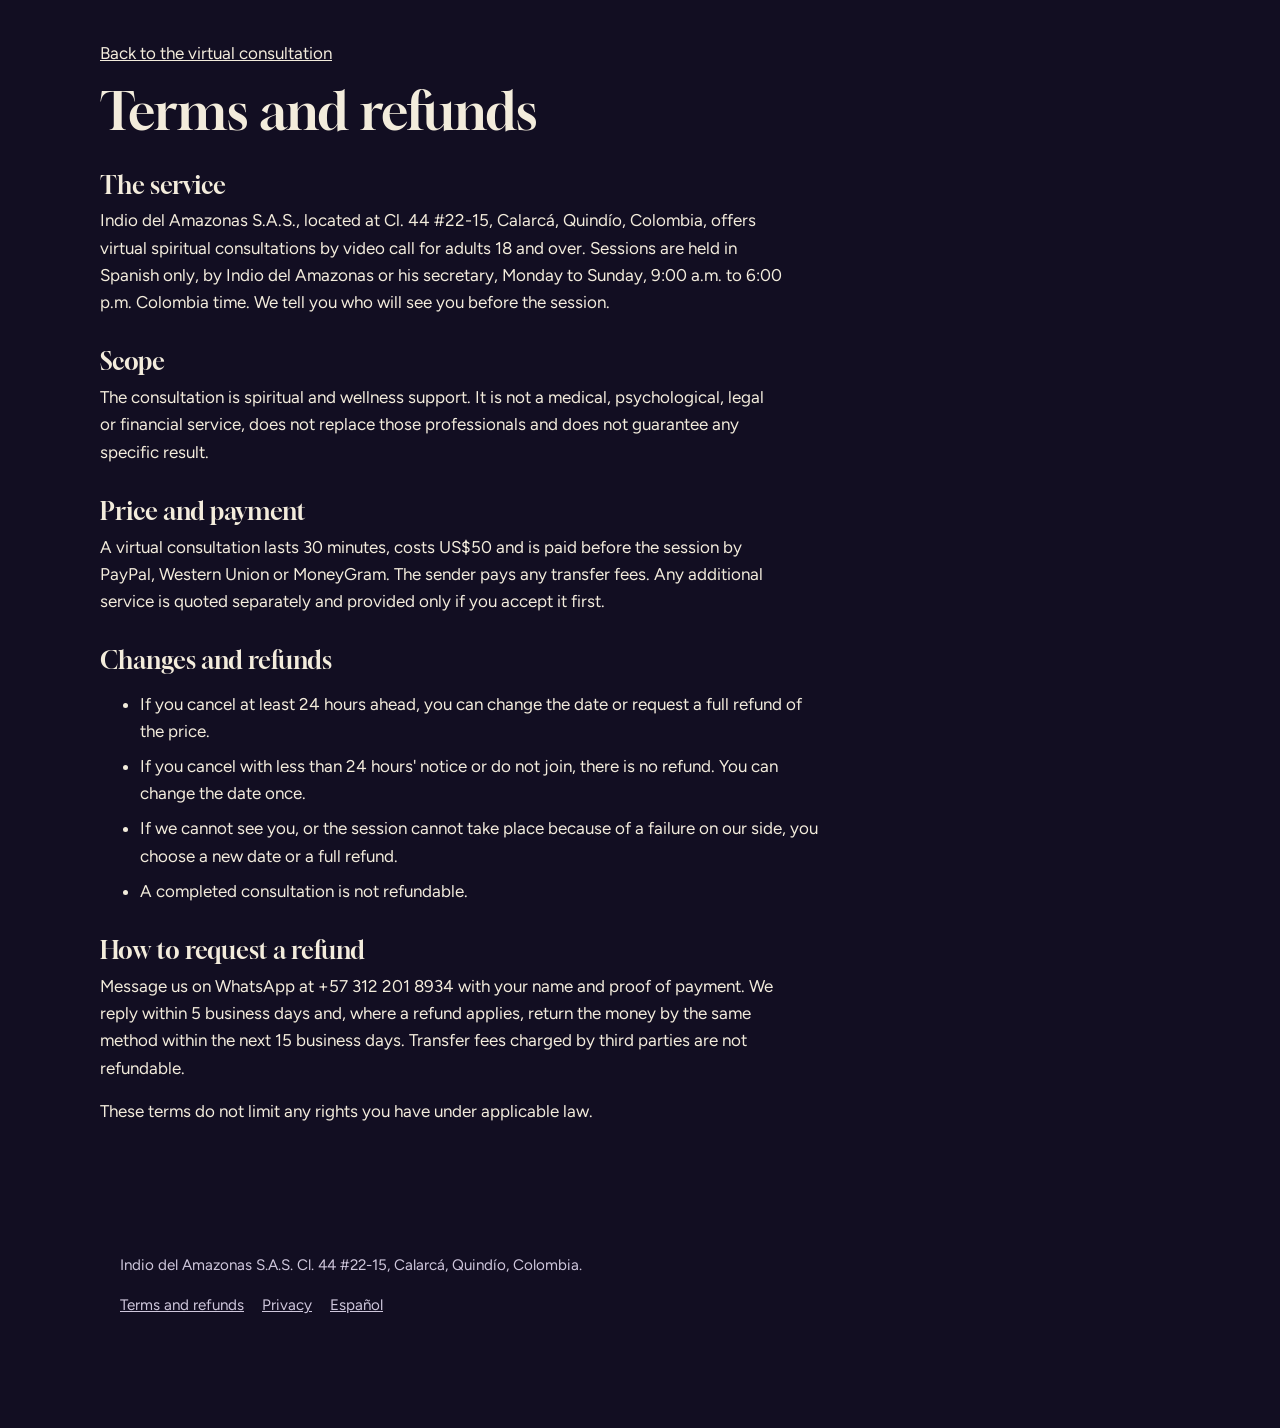
<file: en/virtual-consultation/terms/index.html>
<!doctype html>
<html lang="en"><head><meta charset="utf-8"><meta name="viewport" content="width=device-width, initial-scale=1, viewport-fit=cover"><link rel="icon" href="/favicon.ico" sizes="any"><link rel="preconnect" href="https://fonts.googleapis.com"><link rel="preconnect" href="https://fonts.gstatic.com" crossorigin><link href="https://fonts.googleapis.com/css2?family=Gloock&family=Figtree:wght@400;500;600&display=swap" rel="stylesheet"><link rel="stylesheet" href="/consulta-virtual/landing.css">
<title>Terms and refunds | Indio del Amazonas</title><meta name="robots" content="noindex,follow"></head><body>
<main class="ancho legal"><p><a href="/en/virtual-consultation/">Back to the virtual consultation</a></p>
<h1>Terms and refunds</h1>
<h2>The service</h2><p>Indio del Amazonas S.A.S., located at Cl. 44 #22-15, Calarcá, Quindío, Colombia, offers virtual spiritual consultations by video call for adults 18 and over. Sessions are held in Spanish only, by Indio del Amazonas or his secretary, Monday to Sunday, 9:00 a.m. to 6:00 p.m. Colombia time. We tell you who will see you before the session.</p>
<h2>Scope</h2><p>The consultation is spiritual and wellness support. It is not a medical, psychological, legal or financial service, does not replace those professionals and does not guarantee any specific result.</p>
<h2>Price and payment</h2><p>A virtual consultation lasts 30 minutes, costs US$50 and is paid before the session by PayPal, Western Union or MoneyGram. The sender pays any transfer fees. Any additional service is quoted separately and provided only if you accept it first.</p>
<h2>Changes and refunds</h2><ul>
<li>If you cancel at least 24 hours ahead, you can change the date or request a full refund of the price.</li>
<li>If you cancel with less than 24 hours' notice or do not join, there is no refund. You can change the date once.</li>
<li>If we cannot see you, or the session cannot take place because of a failure on our side, you choose a new date or a full refund.</li>
<li>A completed consultation is not refundable.</li></ul>
<h2>How to request a refund</h2><p>Message us on WhatsApp at +57 312 201 8934 with your name and proof of payment. We reply within 5 business days and, where a refund applies, return the money by the same method within the next 15 business days. Transfer fees charged by third parties are not refundable.</p>
<p>These terms do not limit any rights you have under applicable law.</p>
</main><footer><div class="ancho"><p>Indio del Amazonas S.A.S. Cl. 44 #22-15, Calarcá, Quindío, Colombia.</p><a href="/en/virtual-consultation/terms/">Terms and refunds</a><a href="/en/privacy/">Privacy</a><a href="/consulta-virtual/" lang="es" hreflang="es">Español</a></div></footer></body></html>
</file>
<file: consulta-virtual/landing.css>
:root{--noche:#120e22;--indigo:#1f1748;--hueso:#f3ecdc;--tinta:#1a1430;--maiz:#f2b928;--achiote:#d9442b;--selva:#22a36f;--suave:#cfc7dc;
--display:"Gloock","Didot",Georgia,serif;--body:"Figtree",system-ui,-apple-system,"Segoe UI",sans-serif}
*{box-sizing:border-box}html{-webkit-text-size-adjust:100%;scroll-behavior:smooth}
body{margin:0;background:var(--noche);color:var(--hueso);font:400 1.0625rem/1.6 var(--body)}
img{display:block;max-width:100%;height:auto}
h1,h2,h3{font-family:var(--display);font-weight:400;line-height:1.1;margin:0}
h2{font-size:clamp(2rem,5vw,3rem);margin-bottom:1.25rem}
h3{font-size:1.45rem;margin-bottom:.4rem}
p{margin:0 0 1rem;max-width:62ch}
a{color:inherit}
:focus-visible{outline:3px solid var(--maiz);outline-offset:3px}
.ancho{width:min(1080px,100%);margin:0 auto;padding:0 20px}
.cabecera{padding:16px 0;display:flex;justify-content:space-between;align-items:center;gap:16px}
.idioma{font-weight:600;padding:10px 4px}
.cabecera img{height:52px;width:auto}
.hero{background:radial-gradient(90% 90% at 80% 60%,#3a2a8c 0%,var(--indigo) 55%,var(--noche) 100%);overflow:hidden}
.hero-grid{display:grid;grid-template-columns:1.1fr .9fr;gap:24px;align-items:end}
.hero-txt{padding:32px 0 72px;align-self:center}
h1{font-size:clamp(2.6rem,6.4vw,4.6rem);margin-bottom:1.1rem}
.lead{font-size:1.2rem;color:var(--hueso)}
.btn{display:inline-block;background:var(--maiz);color:var(--tinta);font-weight:600;font-size:1.1rem;text-decoration:none;padding:15px 26px;border-radius:999px;text-align:center}
.btn:hover{background:#ffd04f}
.btn-wa{display:inline-flex;align-items:center;justify-content:center;gap:10px;background:#25d366;color:#08291a}
.btn-wa:hover{background:#1ebe5b}
.btn-wa svg{width:24px;height:24px;flex:none;fill:currentColor}
.bajo-btn{font-size:.95rem;color:var(--suave);margin:.8rem 0 0}
.chaquira{height:28px;background:
 linear-gradient(135deg,var(--maiz) 25%,transparent 25%) 0 0/28px 28px,
 linear-gradient(225deg,var(--maiz) 25%,transparent 25%) 0 0/28px 28px,
 linear-gradient(315deg,var(--selva) 25%,transparent 25%) 14px 0/28px 28px,
 linear-gradient(45deg,var(--selva) 25%,transparent 25%) 14px 0/28px 28px,
 var(--achiote)}
.precio{background:var(--maiz);color:var(--tinta);padding:56px 0}
.precio-grid{display:grid;grid-template-columns:auto 1fr;gap:56px;align-items:center}
.cifra{font-family:var(--display);font-size:clamp(5rem,15vw,9.5rem);line-height:.9}
.cifra small{display:block;font:500 1.1rem/1.3 var(--body);margin-top:.7rem}
.precio ul{list-style:none;margin:0;padding:0;font-size:1.15rem}
.precio li{padding:.75rem 0;border-top:2px solid rgba(26,20,48,.25)}
.precio li:first-child{border-top:0}
.seccion{padding:72px 0}
.claro{background:var(--hueso);color:var(--tinta)}
.pasos{list-style:none;counter-reset:p;margin:0;padding:0;display:grid;grid-template-columns:repeat(3,1fr);gap:32px}
.pasos li{counter-increment:p}
.pasos li::before{content:counter(p);display:block;font-family:var(--display);font-size:3rem;line-height:1;color:var(--achiote);margin-bottom:.5rem}
.temas{display:grid;grid-template-columns:repeat(3,1fr);gap:32px}
.quien{display:grid;grid-template-columns:1fr 1fr;gap:48px}
.ficha{font-style:normal;border-left:4px solid var(--selva);padding-left:20px}
.ficha strong{display:block}
details{border-top:1px solid rgba(26,20,48,.25);padding:14px 0}
details:last-of-type{border-bottom:1px solid rgba(26,20,48,.25)}
summary{cursor:pointer;font-weight:600;font-size:1.1rem}
details p{margin:.6rem 0 .2rem}
.aviso{font-size:1rem}
.cierre{text-align:left}
footer{padding:32px 0 110px;font-size:.95rem;color:var(--suave)}
footer a{margin-right:18px}
.fijo{display:none}
.legal{padding:40px 0 80px}.legal h1{font-size:clamp(2.2rem,6vw,3.2rem)}
.legal h2{font-size:1.5rem;margin:2rem 0 .6rem}
.legal li{margin-bottom:.5rem;max-width:62ch}
@media (max-width:760px){
 .hero-grid,.precio-grid,.quien{grid-template-columns:1fr}
 .hero-txt{padding:12px 0 8px}
 .hero-img{width:min(340px,86%);margin:8px auto 0}
 .precio-grid{gap:24px}
 .pasos,.temas{grid-template-columns:1fr;gap:28px}
 .seccion{padding:52px 0}
 .hero-txt .btn{display:none}
 .fijo{display:block;position:fixed;left:0;right:0;bottom:0;z-index:5;padding:10px 16px calc(10px + env(safe-area-inset-bottom));background:var(--noche);border-top:1px solid rgba(243,236,220,.2)}
 .fijo .btn{display:block}
 .fijo .btn-wa{display:flex}
}
@media (prefers-reduced-motion:reduce){html{scroll-behavior:auto}}
</file>
